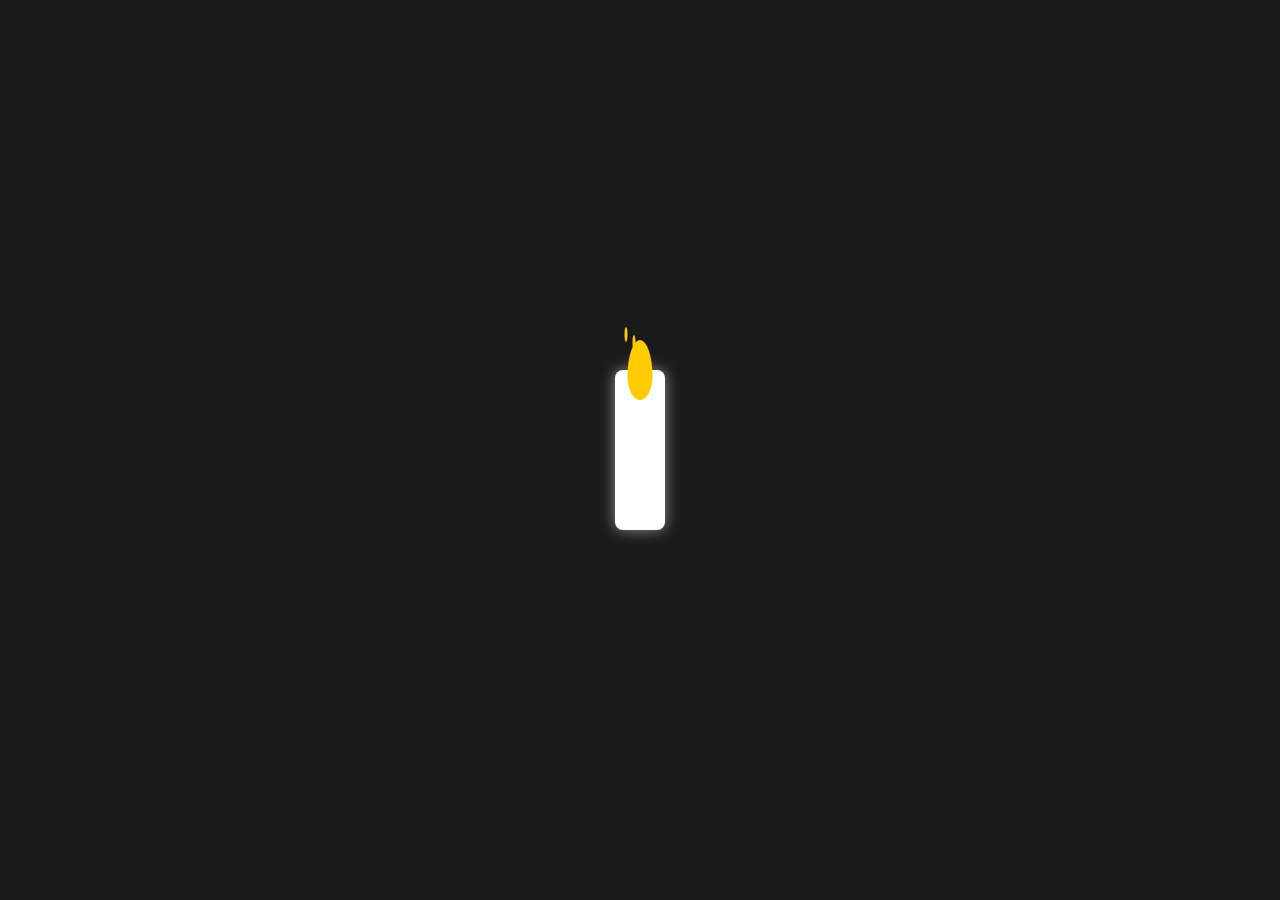
<file: candles/index.html>
<!DOCTYPE html>
<html lang="en">
<head>
    <meta charset="UTF-8">
    <meta name="viewport" content="width=device-width, initial-scale=1.0">
    <title>Animated Candle</title>
    <link rel="stylesheet" href="style.css">
</head>
<body>
    <div class="candle">
        <div class="flame"></div>
        <div class="sparks">
            <div class="spark"></div>
            <div class="spark"></div>
            <div class="spark"></div>
        </div>
    </div>
</body>
</html>
</file>
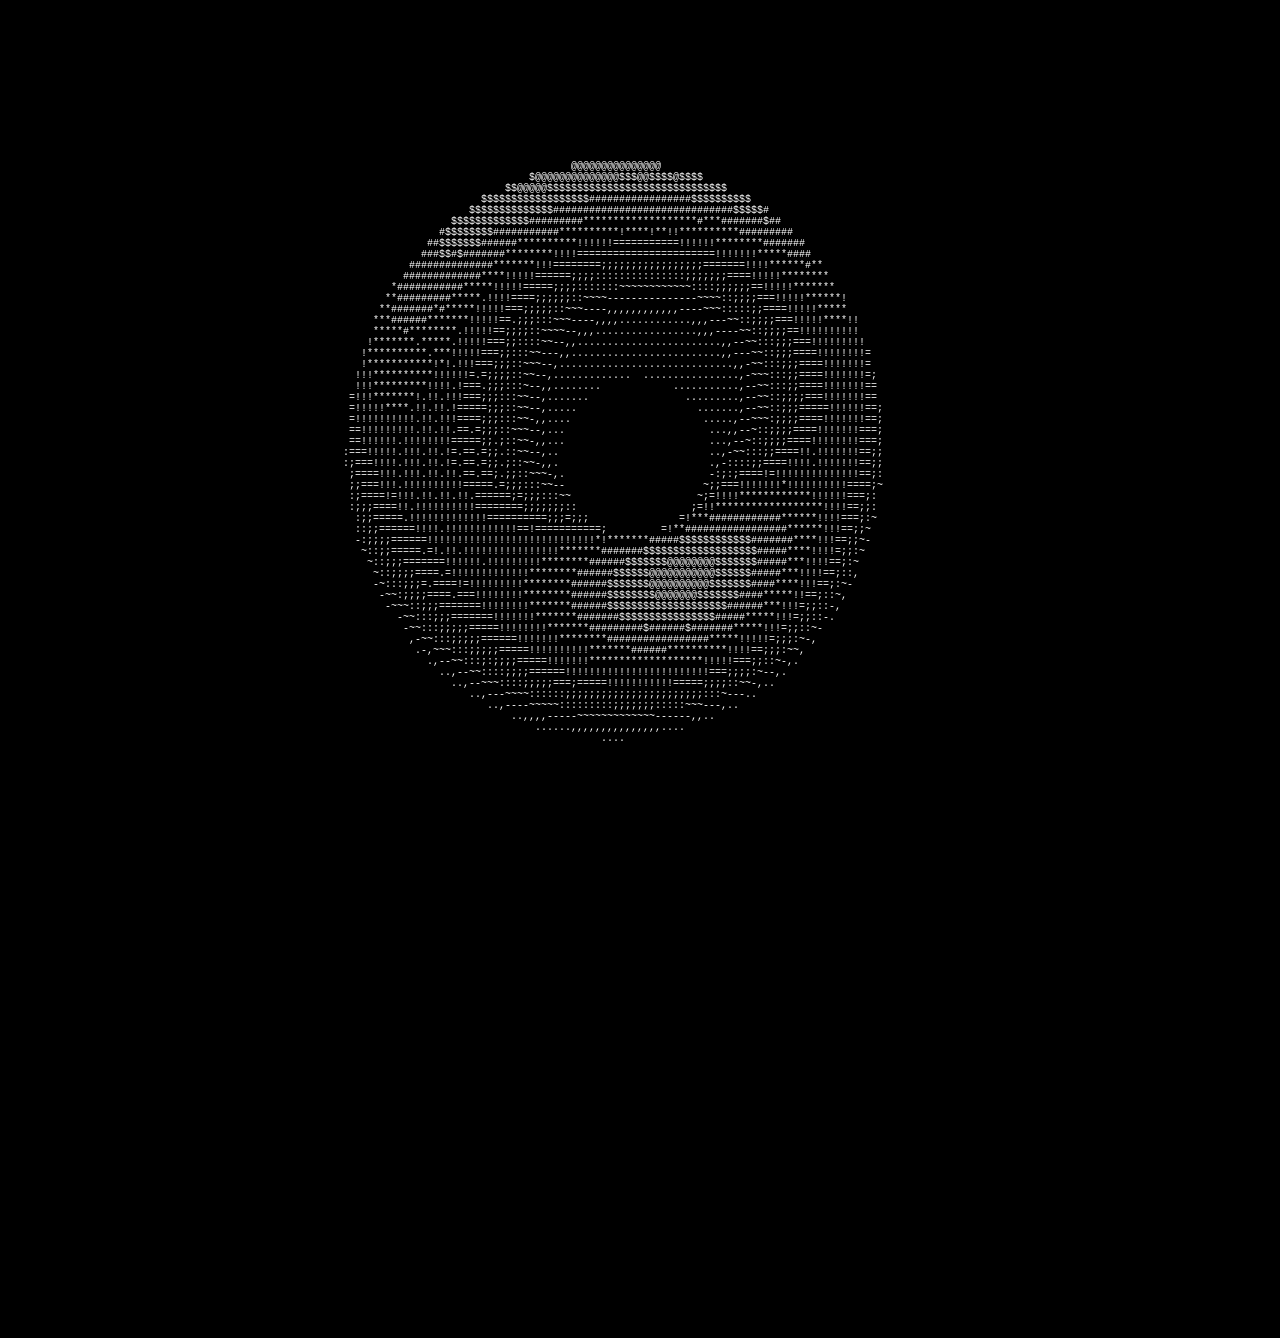
<file: Donut Animation/index.html>
<!DOCTYPE html>
<html lang="en">

<head>
    <meta charset="UTF-8">
    <meta http-equiv="X-UA-Compatible" content="IE=edge">
    <meta name="viewport" content="width=device-width, initial-scale=1.0">
    <link rel="stylesheet" href="style.css">
    <title>Donut Animation</title>
</head>

<body>

    <div class="donut-container">
        <pre id="donut"></pre>
    </div>

    <script src="index.js"></script>
</body>

</html>
</file>
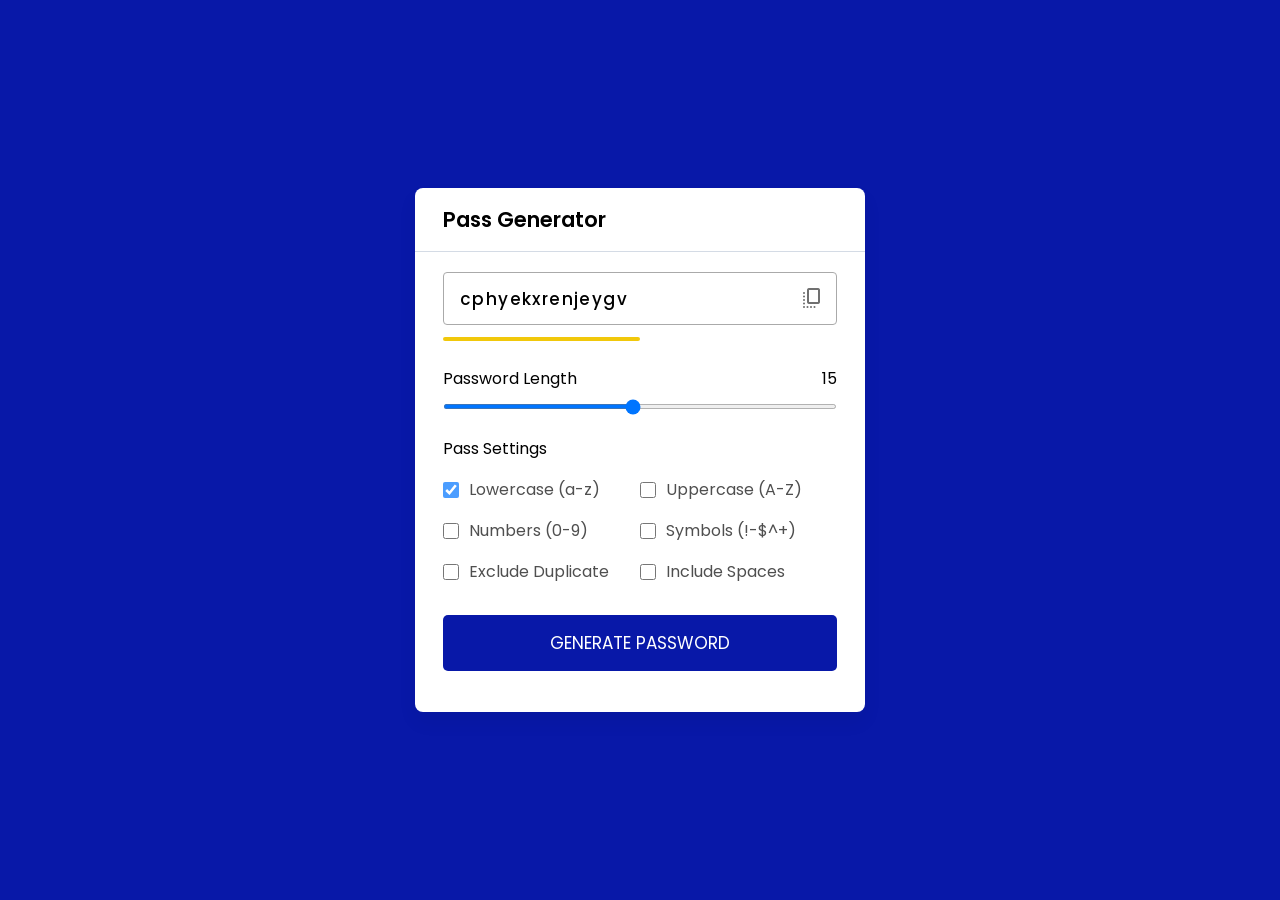
<file: Password Generator/index.html>
<!DOCTYPE html>
<html lang="en">

<head>
    <meta charset="UTF-8">
    <meta http-equiv="X-UA-Compatible" content="IE=edge">
    <meta name="viewport" content="width=device-width, initial-scale=1.0">
    <link href="https://fonts.googleapis.com/css2?family=Material+Symbols+Rounded" rel="stylesheet" />
    <link rel="stylesheet" href="style.css">
    <title>#3 - Pass Generator | AsmrProg</title>
</head>

<body>

    <div class="container">
        <h2>Pass Generator</h2>
        <div class="wrapper">
            <div class="input-box">
                <input type="text" disabled>
                <span class="material-symbols-rounded">copy_all</span>
            </div>
            <div class="pass-indicator"></div>
            <div class="pass-length">
                <div class="details">
                    <label class="title">Password Length</label>
                    <span></span>
                </div>
                <input type="range" min="1" max="30" value="15" step="1">
            </div>

            <div class="pass-settings">
                <label class="title">Pass Settings</label>
                <ul class="options">
                    <li class="option">
                        <input type="checkbox" id="lowercase" checked>
                        <label for="lowercase">Lowercase (a-z)</label>
                    </li>
                    <li class="option">
                        <input type="checkbox" id="uppercase">
                        <label for="uppercase">Uppercase (A-Z)</label>
                    </li>
                    <li class="option">
                        <input type="checkbox" id="numbers">
                        <label for="numbers">Numbers (0-9)</label>
                    </li>
                    <li class="option">
                        <input type="checkbox" id="symbols">
                        <label for="symbols">Symbols (!-$^+)</label>
                    </li>
                    <li class="option">
                        <input type="checkbox" id="exc-duplicate">
                        <label for="exc-duplicate">Exclude Duplicate</label>
                    </li>
                    <li class="option">
                        <input type="checkbox" id="spaces">
                        <label for="spaces">Include Spaces</label>
                    </li>
                </ul>
            </div>



            <button class="generate-btn">Generate Password</button>

        </div>
    </div>




    <script src="script.js"></script>
</body>

</html>
</file>
<file: candles/style.css>
body {
    display: flex;
    justify-content: center;
    align-items: center;
    height: 100vh;
    background-color: #1a1a1a;
    margin: 0;
}

.candle {
    position: relative;
    width: 50px; 
    height: 160px; 
    background-color: #fff;
    border-radius: 8px; 
    box-shadow: 0 0 15px rgba(255, 255, 255, 0.5); 
}

.flame {
    position: absolute;
    top: -30px; 
    left: 50%;
    transform: translateX(-50%);
    width: 25px; 
    height: 60px; 
    background-color: #ffcc00;
    border-radius: 50% 50% 50% 50% / 60% 60% 40% 40%;
    animation: flicker 1.5s infinite ease-in-out;
}

@keyframes flicker {
    0%, 100% {
        transform: translateX(-50%) scale(1);
        box-shadow: 0 0 30px #ffcc00, 0 0 60px #ffcc00, 0 0 90px #ffcc00; /* Enhanced glow */
    }
    50% {
        transform: translateX(-50%) scale(1.1, 0.9);
        box-shadow: 0 0 20px #ffcc00, 0 0 40px #ffcc00, 0 0 60px #ffcc00; /* Adjusted glow */
    }
}

.sparks {
    position: absolute;
    top: -35px; /* Adjusted for larger flame */
    left: 50%;
    transform: translateX(-50%);
    width: 15px; /* Increased sparks container size */
    height: 15px;
}

.spark {
    position: absolute;
    width: 3px; /* Slightly larger sparks */
    height: 15px; /* Taller sparks */
    background-color: #ffcc00;
    border-radius: 50%;
    animation: sparkle 1s infinite ease-in-out;
}

.spark:nth-child(1) {
    top: 0;
    left: 0;
    animation-delay: 0s;
}

.spark:nth-child(2) {
    top: 8px; /* Adjusted for larger sparks */
    left: 8px;
    animation-delay: 0.3s;
}

.spark:nth-child(3) {
    top: -8px;
    left: -8px;
    animation-delay: 0.6s;
}

@keyframes sparkle {
    0%, 100% {
        transform: translateY(0) scale(1);
        opacity: 1;
    }
    50% {
        transform: translateY(-15px) scale(0.5); /* Adjusted spark movement */
        opacity: 0.5;
    }
}
</file>
<file: Donut Animation/style.css>
body{
    background-color: #000;
    color: #fff;
    height: 100vh;
    overflow: hidden;
}

pre{
    font-family: monospace;
    font-size: 10px;
}

.donut-container{
    display: flex;
    align-items: center;
    justify-content: center;
    height: 100%;
}
</file>
<file: Password Generator/style.css>
@import url('https://fonts.googleapis.com/css2?family=Poppins:wght@400;500;600&display=swap');

*{
    margin: 0;
    padding: 0;
    box-sizing: border-box;
    font-family: 'Poppins', sans-serif;
}

body{
    display: flex;
    align-items: center;
    justify-content: center;
    min-height: 100vh;
    background: #0818a8;
}

.container{
    width: 450px;
    background: #fff;
    border-radius: 8px;
    box-shadow: 0 10px 20px rgba(0, 0, 0, 0.05);
}

.container h2{
    font-weight: 600;
    font-size: 1.31rem;
    padding: 1rem 1.75rem;
    border-bottom: 1px solid #d4dbe5;
}

.wrapper{
    margin: 1.25rem 1.75rem;
}

.wrapper .input-box{
    position: relative;
}

.input-box input{
    width: 100%;
    height: 53px;
    color: #000;
    background: none;
    font-size: 1.06rem;
    font-weight: 500;
    border-radius: 4px;
    letter-spacing: 1.4px;
    border: 1px solid #aaa;
    padding: 0 2.85rem 0 1rem;
}

.input-box span{
    position: absolute;
    right: 13px;
    cursor: pointer;
    line-height: 53px;
    color: #707070;
}

.input-box span:hover{
    color: #0818a8 !important;
}

.wrapper .pass-indicator{
    width: 100%;
    height: 4px;
    position: relative;
    margin-top: 0.75rem;
    border-radius: 25px;
}

.pass-indicator::before{
    position: absolute;
    content: "";
    height: 100%;
    width: 50%;
    border-radius: inherit;
    transition: width 0.3s ease;
}

.pass-indicator#weak::before{
    width: 20%;
    background: #e64a4a;
}

.pass-indicator#medium::before{
    width: 50%;
    background: #f1c80b;
}

.pass-indicator#strong::before{
    width: 100%;
    background: #43A047;
}

.wrapper .pass-length{
    margin: 1.56rem 0 1.25rem;
}

.pass-length .details{
    display: flex;
    justify-content: space-between;
}

.pass-length input{
    width: 100%;
    height: 5px;
}

.pass-settings .options{
    display: flex;
    list-style: none;
    flex-wrap: wrap;
    margin-top: 1rem;
}

.pass-settings .options .option{
    display: flex;
    align-items: center;
    margin-bottom: 1rem;
    width: calc(100% / 2);
}

.options .option:first-child{
    pointer-events: none;
}

.options .option:first-child input{
    opacity: 0.7;
}

.options .option input{
    height: 16px;
    width: 16px;
    cursor: pointer;
}

.options .option label{
    cursor: pointer;
    color: #4f4f4f;
    padding-left: 0.63rem;
}

.wrapper .generate-btn{
    width: 100%;
    color: #fff;
    border: none;
    outline: none;
    cursor: pointer;
    background: #0818a8;
    font-size: 1.06rem;
    padding: 0.94rem 0;
    border-radius: 5px;
    text-transform: uppercase;
    margin: 0.94rem 0 1.3rem;
}
</file>
